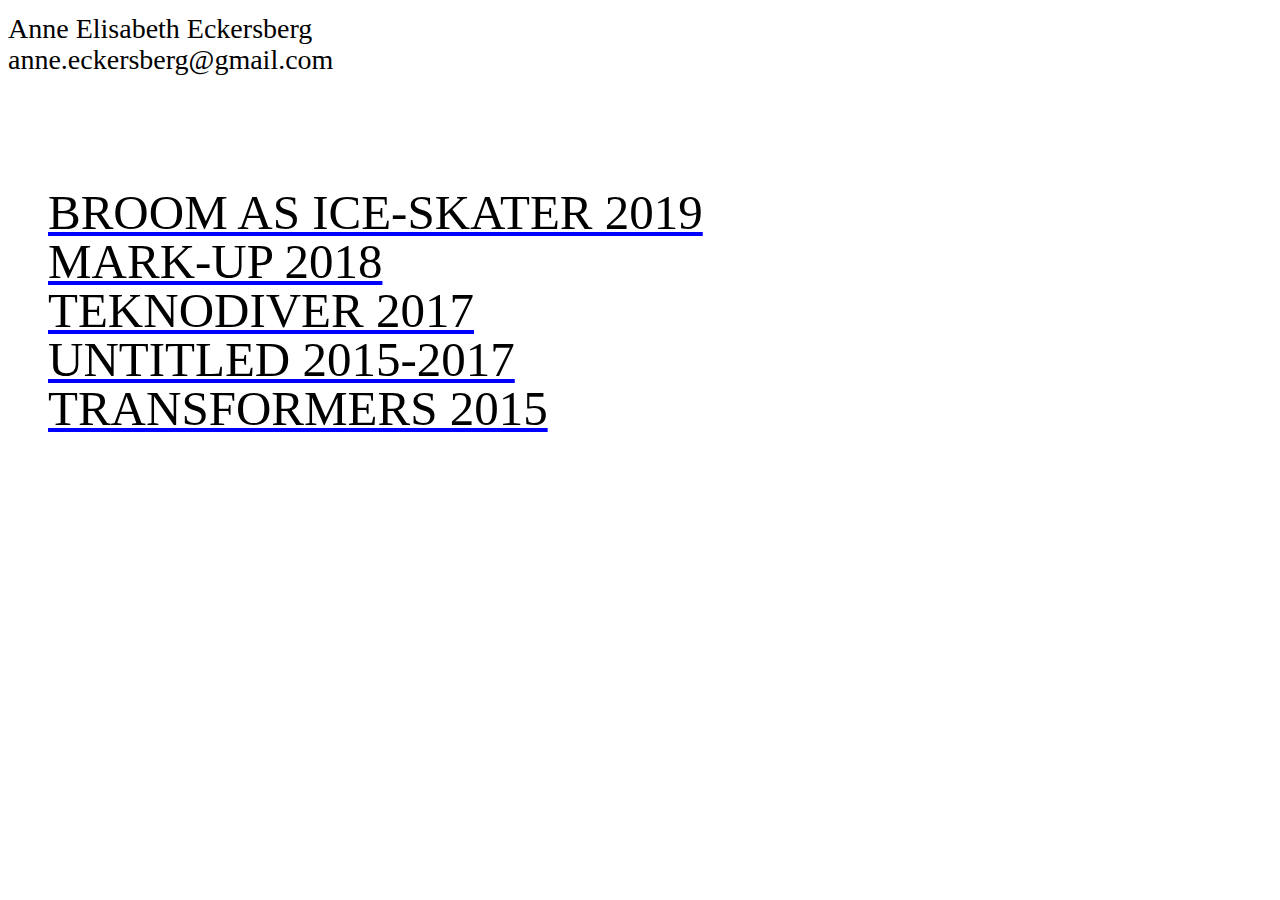
<file: index.html>
<!DOCTYPE html>
<html>

<head>
    <meta charset="utf-8" />
    <link href="css/style.css" rel="stylesheet">
    <title>Anne Elisabeth Eckersberg</title>
</head>

<body class="frontpage-background">
    <div class="header">
        <p>Anne Elisabeth Eckersberg</p>
        <p>anne.eckersberg@gmail.com</p>
    </div>
    <div class="list-container">
        <ul>
            <li><a href="Broomasiceskater.html">BROOM AS ICE-SKATER 2019</a></li>
            <li><a href="markup.html">MARK-UP 2018</a></li>
            <li><a href="teknodiver.html">TEKNODIVER 2017</a></li>
            <li><a href="untitled.html">UNTITLED 2015-2017</a></li>
            <li><a href="transformers.html">TRANSFORMERS 2015</a></li>
        </ul>
    </div>
</body>

</html>
</file>
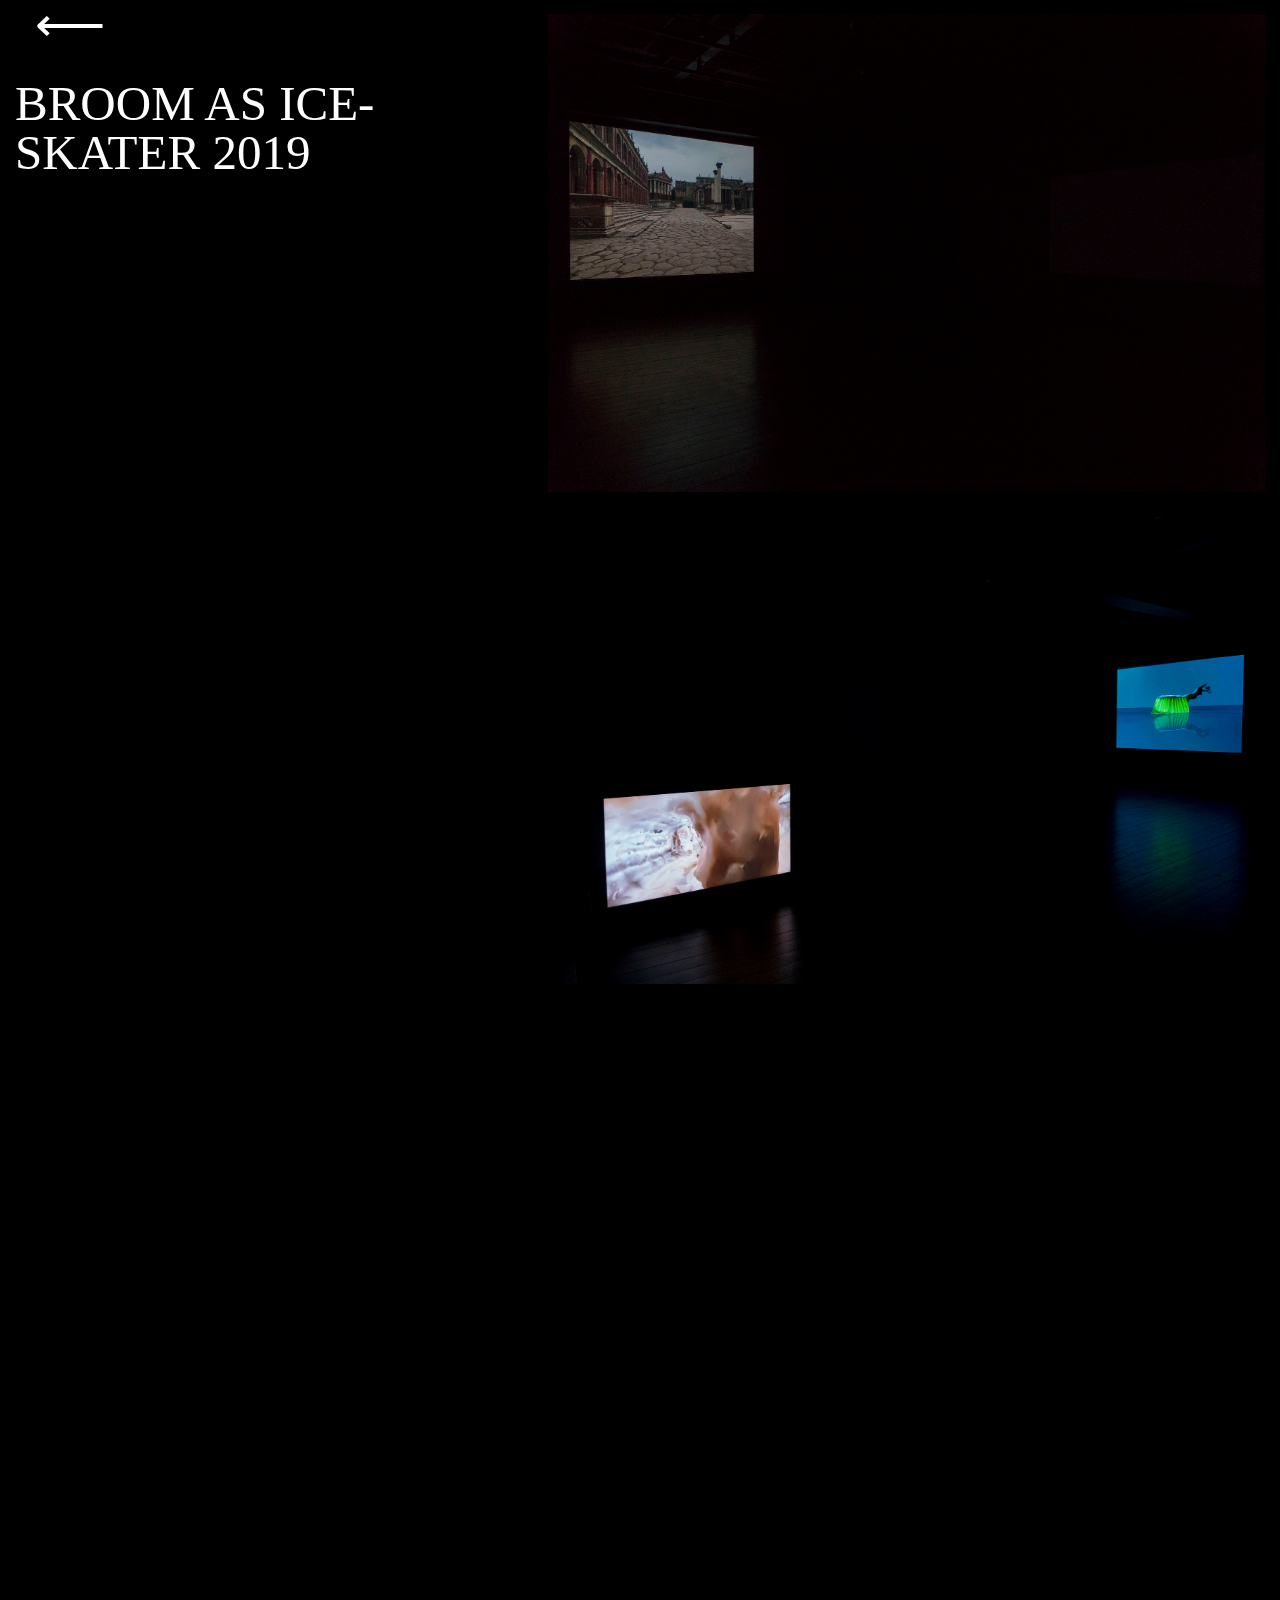
<file: Broomasiceskater.html>
<!DOCTYPE html>
<html>

<head>
    <meta charset="utf-8" />
    <meta name="viewport" content="width=device-width, initial-scale=1">
    <link href="css/bootstrap.css" rel="stylesheet">
    <link href="css/style.css" rel="stylesheet">
    <title>Broom as ice-skater</title>
</head>

<body>

    <div class="container-fluid background-black">
        <div class="row">
            <div class="col-lg-5 col-md-4 col-sm-3">
                <a href="index.html" role="button" class="back-btn-white">
                    <span>&#10229;</span>
                </a>
                <p class="title-white">BROOM AS ICE-SKATER 2019</p>
            </div>

            <div class="col-lg-7 col-md-8 col-sm-9 portfolio-item">
                <img class="img-responsive" src="images/Broomasiceskaterlow1.jpg" alt="broomasiceskater">
                <img class="img-responsive" src="images/Broomasiceskaterlow2.jpg" alt="broomasiceskater">


                <!--wagon-->
                <iframe width="640" height="564" src="https://player.vimeo.com/video/314511156" frameborder="0" allowFullScreen mozallowfullscreen
                    webkitAllowFullScreen></iframe>
                <!--broom as ice-skater-->
                <iframe width="640" height="564" src="https://player.vimeo.com/video/314518659" frameborder="0" allowFullScreen mozallowfullscreen
                    webkitAllowFullScreen></iframe>
                <!--akropolis-->
                <iframe width="640" height="564" src="https://player.vimeo.com/video/314043802" frameborder="0" allowFullScreen mozallowfullscreen
                    webkitAllowFullScreen></iframe>
                <!--colosseum-->
                <iframe width="640" height="564" src="https://player.vimeo.com/video/314522460" frameborder="0" allowFullScreen mozallowfullscreen
                    webkitAllowFullScreen></iframe>
            </div>
        </div>
    </div>

</body>

</html>
</file>
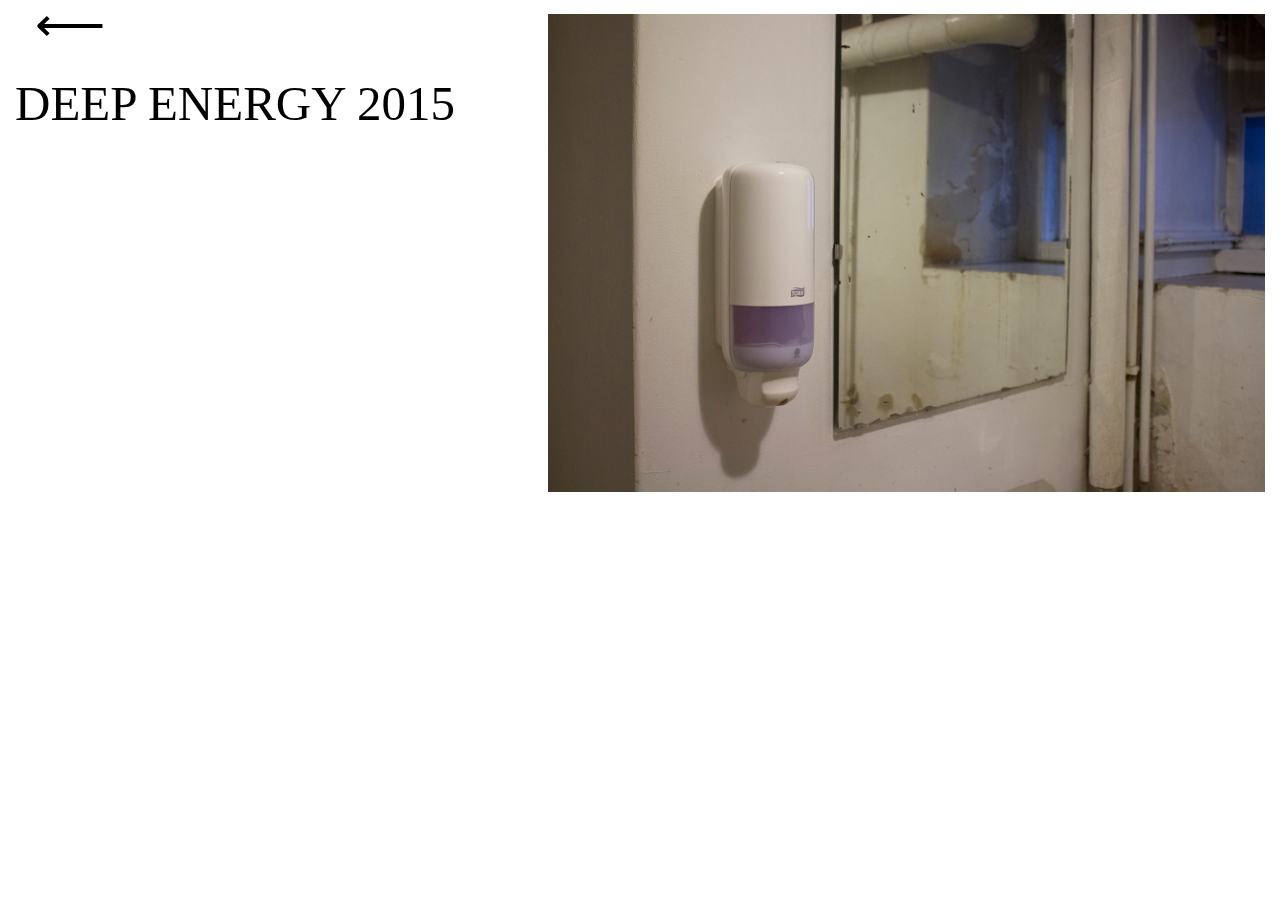
<file: deepenergy.html>
<!DOCTYPE html>
<html>

<head>
    <meta charset="utf-8" />
    <meta name="viewport" content="width=device-width, initial-scale=1" />
    <link href="css/bootstrap.css" rel="stylesheet">
    <link href="css/style.css" rel="stylesheet">
    <title>Deep Energy</title>
</head>

<body>
    <div class="container-fluid">
        <div class="row">
            <div class="col-lg-5 col-md-4 col-sm-3">
                <a href="index.html" role="button" class="back-btn">
                    <span>&#10229;</span>
                </a>
                <p class="title">DEEP ENERGY 2015</p>
            </div>
            <div class="col-lg-7 col-md-8 col-sm-9 portfolio-item">
                <img class="img-responsive" src="images/DeepEnergy1low.jpg" alt="Deep Energy">
            </div>
        </div>
    </div>
</body>

</html>
</file>
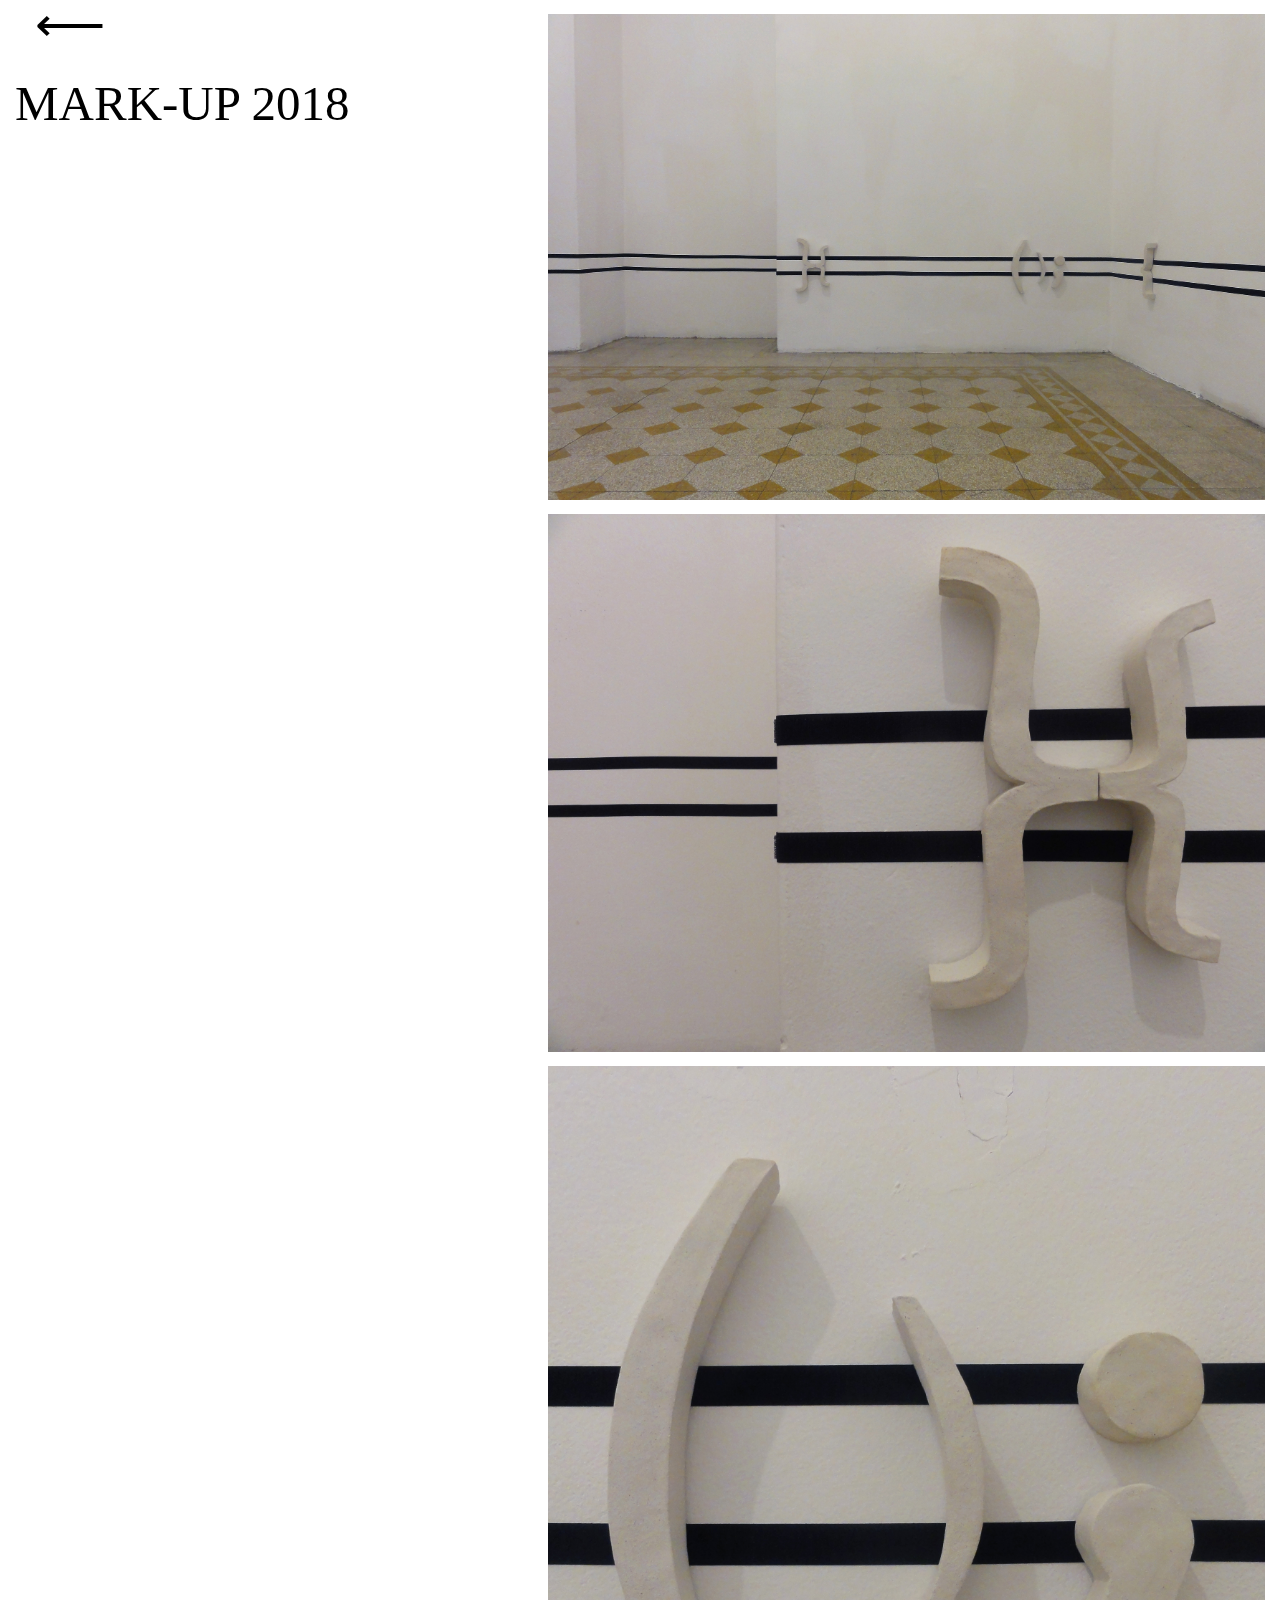
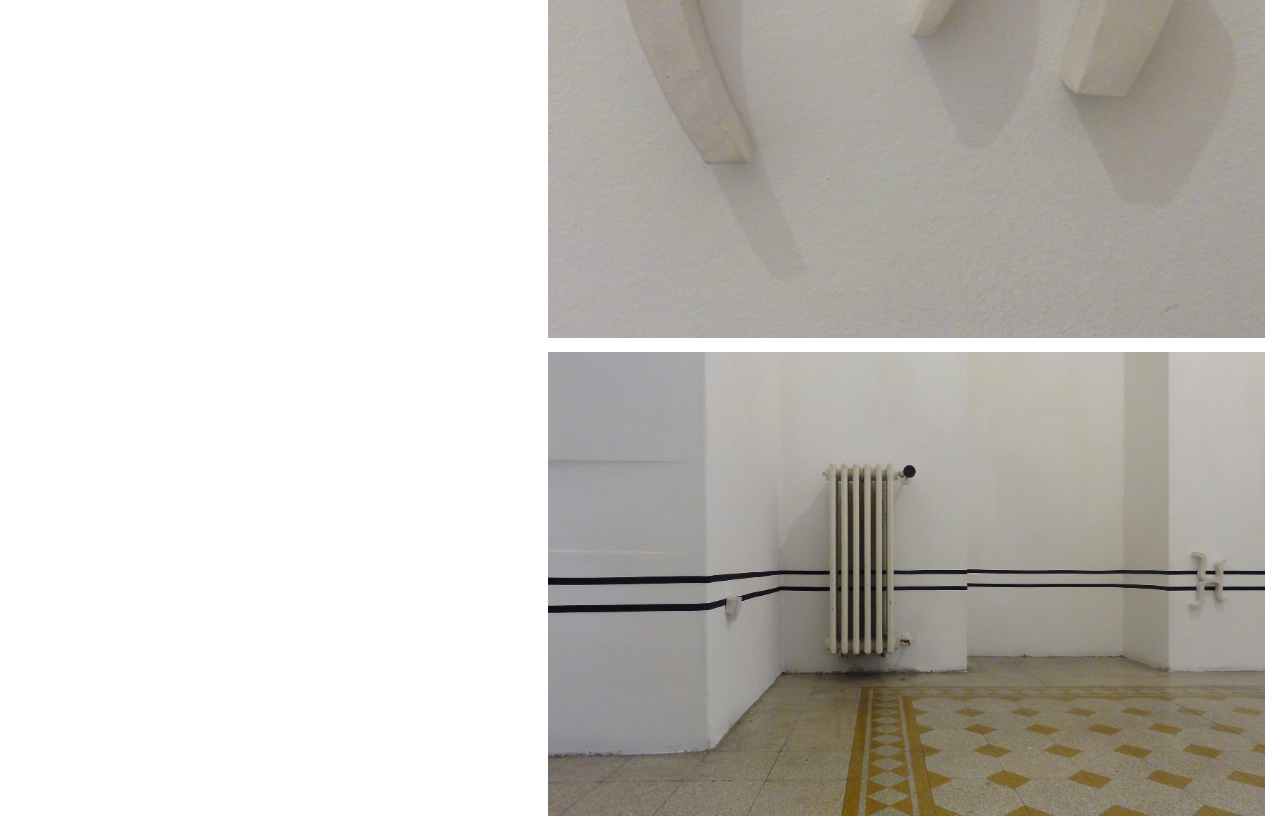
<file: markup.html>
<!DOCTYPE html>
<html>

<head>
    <meta charset="utf-8" />
    <meta name="viewport" content="width=device-width, initial-scale=1" />
    <link href="css/bootstrap.css" rel="stylesheet">
    <link href="css/style.css" rel="stylesheet">
    <title>Mark-up</title>
</head>

<body>
    <div class="container-fluid">
        <div class="row">
            <div class="col-lg-5 col-md-4 col-sm-3">
                <a href="index.html" role="button" class="back-btn">
                    <span>&#10229;</span>  
                </a>
                <p class="title">MARK-UP 2018</p>
            </div>
            <div class="col-lg-7 col-md-8 col-sm-9 portfolio-item">
                <img class="img-responsive" src="images/Markup1low.jpg" alt="Mark-up">
                <img class="img-responsive" src="images/Markup2low.jpg" alt="Mark-up">
                <img class="img-responsive" src="images/Markup3low.jpg" alt="Mark-up">
                <img class="img-responsive" src="images/Markup4low.jpg" alt="Mark-up">
            </div>
        </div>
    </div>
</body>

</html>
</file>
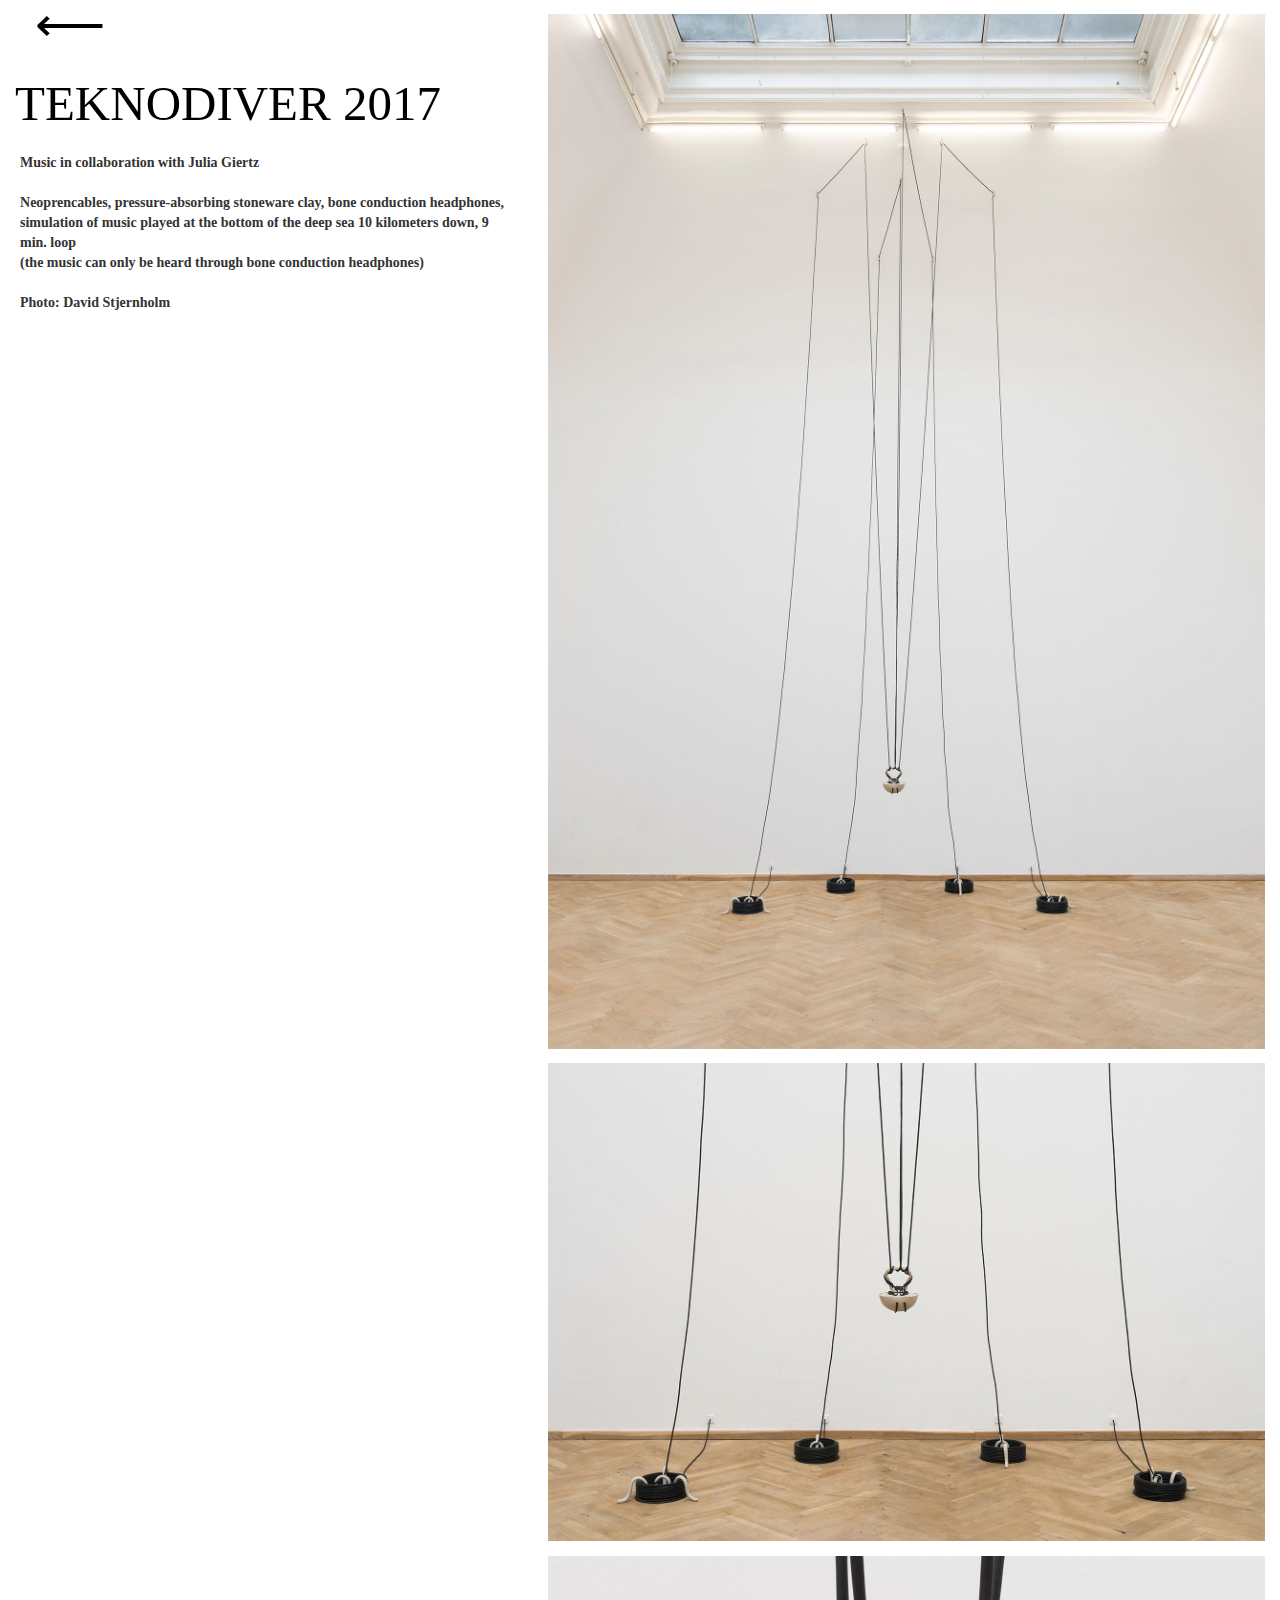
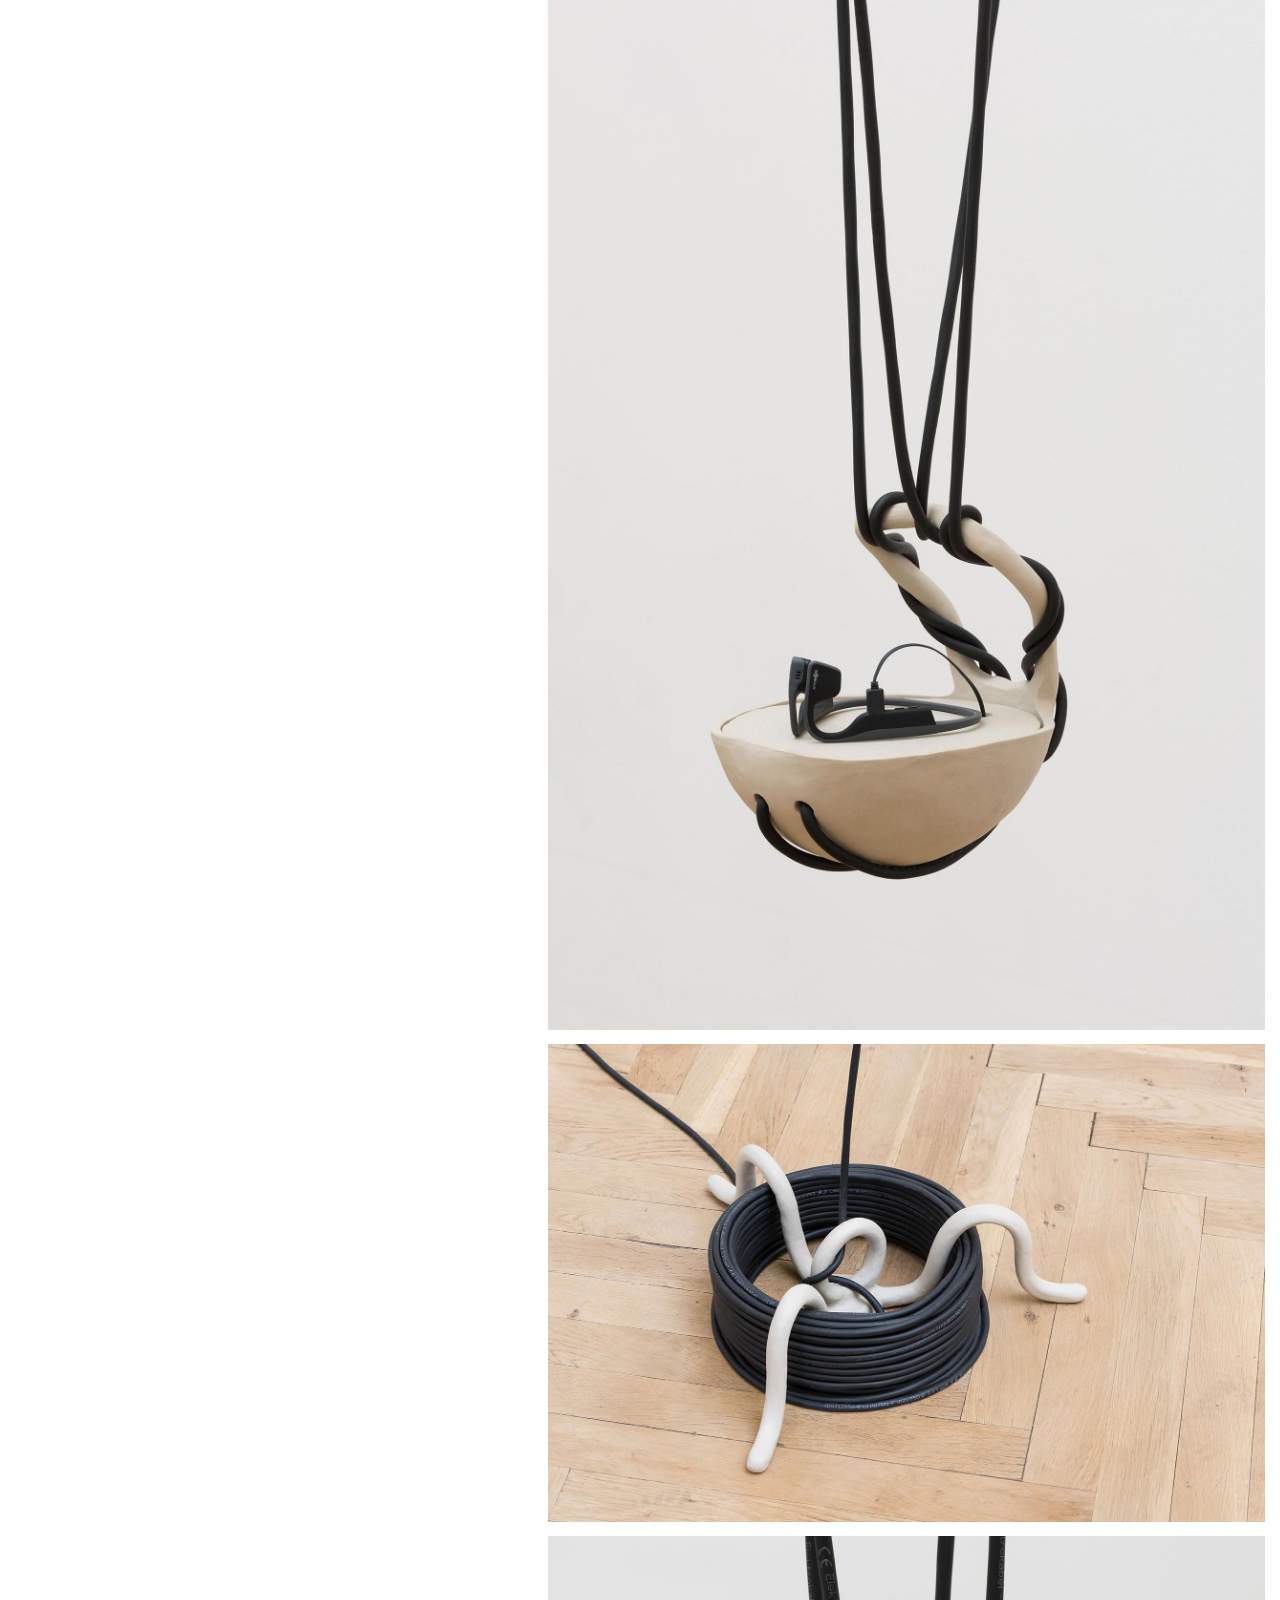
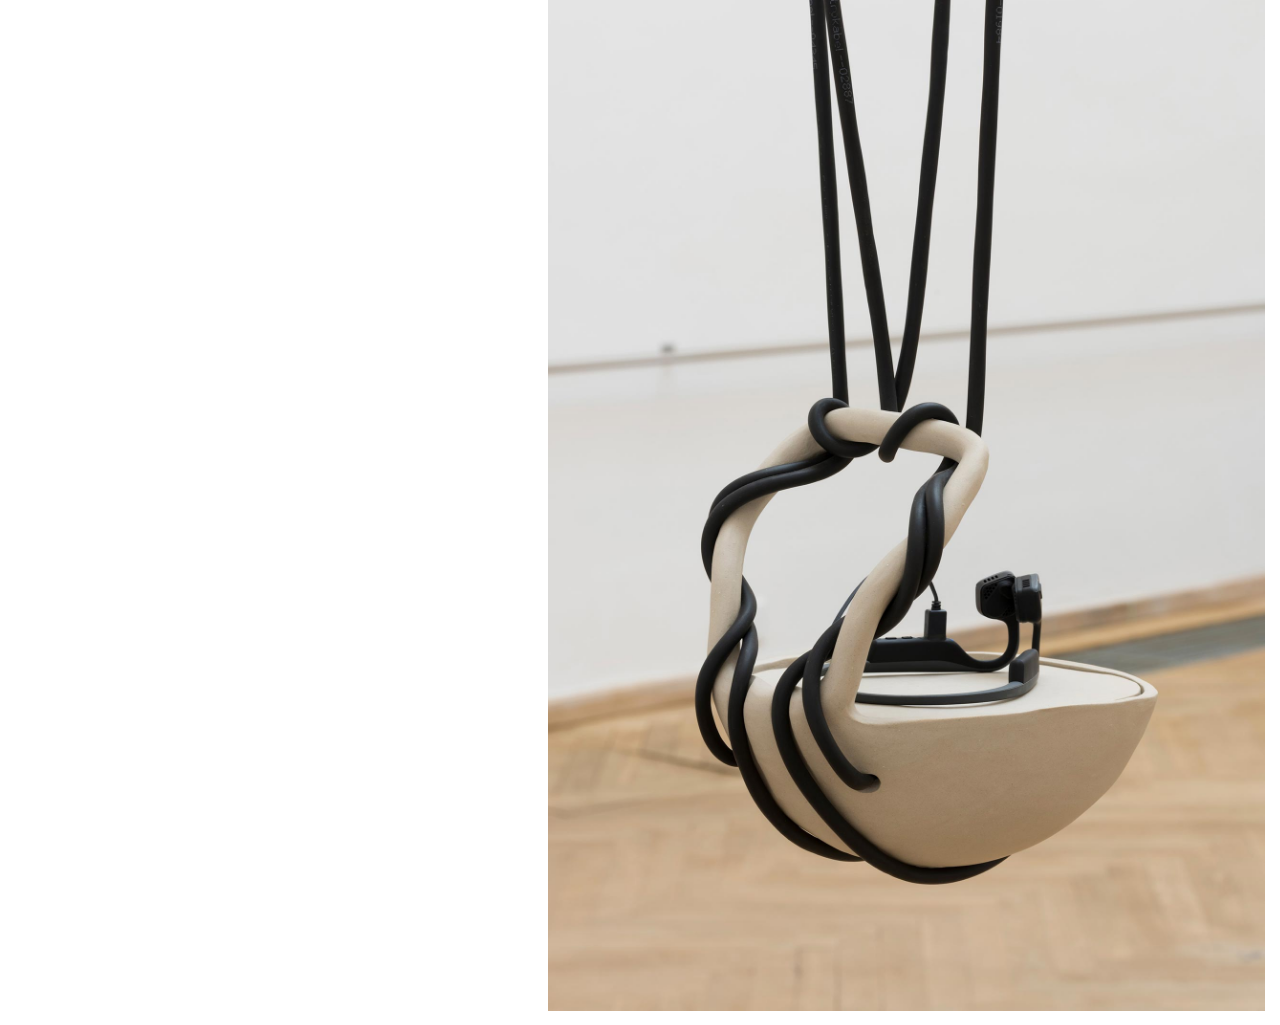
<file: teknodiver.html>
<!DOCTYPE html>
<html>

<head>
    <meta charset="utf-8" />
    <meta name="viewport" content="width=device-width, initial-scale=1">
    <link href="css/bootstrap.css" rel="stylesheet">
    <link href="css/style.css" rel="stylesheet">
    <title>Teknodiver</title>
</head>

<body>
    <div class="container-fluid">
        <div class="row">
            <div class="col-lg-5 col-md-4 col-sm-3">
                <a href="index.html" role="button" class="back-btn">
                    <span>&#10229;</span>
                </a>
                <p class="title">TEKNODIVER 2017</p>
                <p class="work-text"> Music in collaboration with Julia Giertz <br>
                    <br>
                    Neoprencables, pressure-absorbing stoneware clay, bone conduction headphones, <br>
                    simulation of music played at the bottom of the deep sea 10 kilometers down, 9 min. loop <br>
                    (the music can only be heard through bone conduction headphones) <br>
                    <br>
                    Photo: David Stjernholm </p>
            </div>
            <div class="col-lg-7 col-md-8 col-sm-9 portfolio-item">
                <img class="img-responsive" src="images/Teknodiver1.jpg" alt="Teknodiver">
                <img class="img-responsive" src="images/Teknodiver2.jpg" alt="Teknodiver">
                <img class="img-responsive" src="images/Teknodiver3.jpg" alt="Teknodiver">
                <img class="img-responsive" src="images/Teknodiver4.jpg" alt="Teknodiver">
                <img class="img-responsive" src="images/Teknodiver5.jpg" alt="Teknodiver">
            </div>
        </div>
    </div>
</body>

</html>
</file>
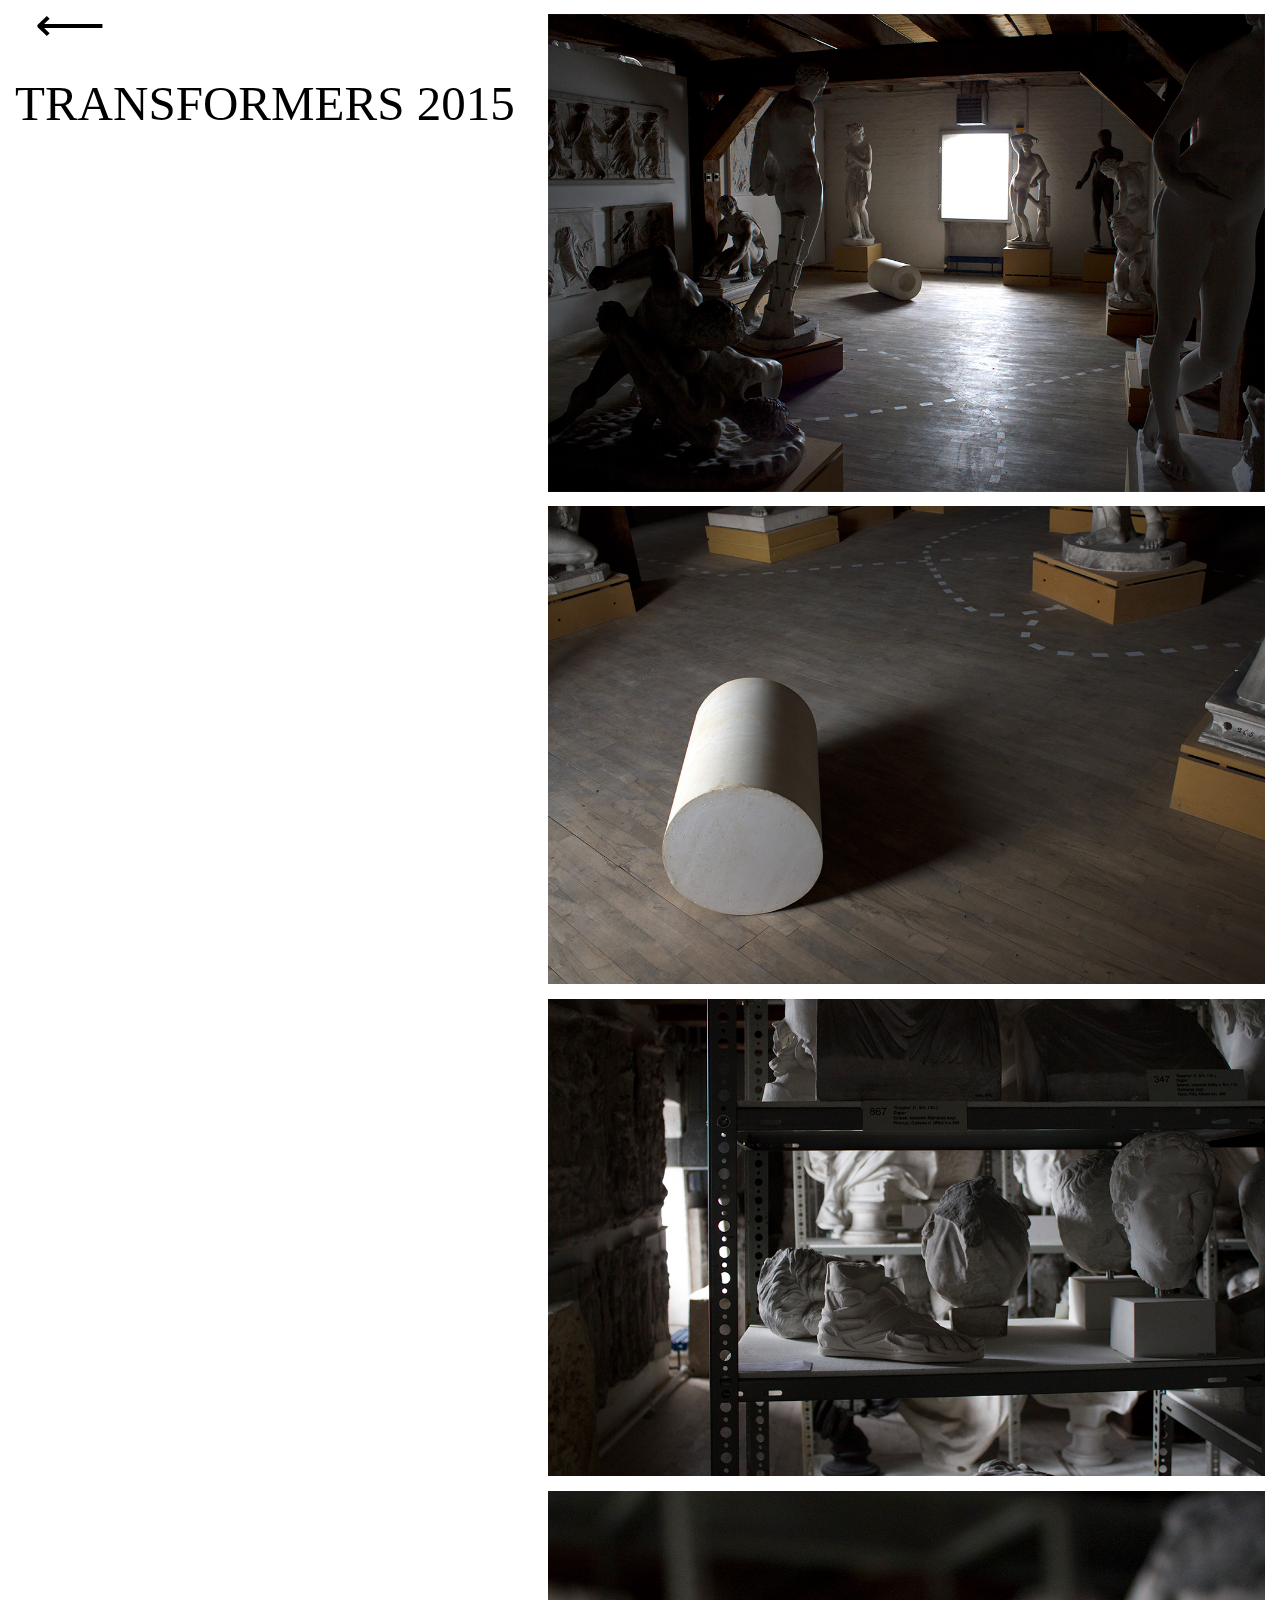
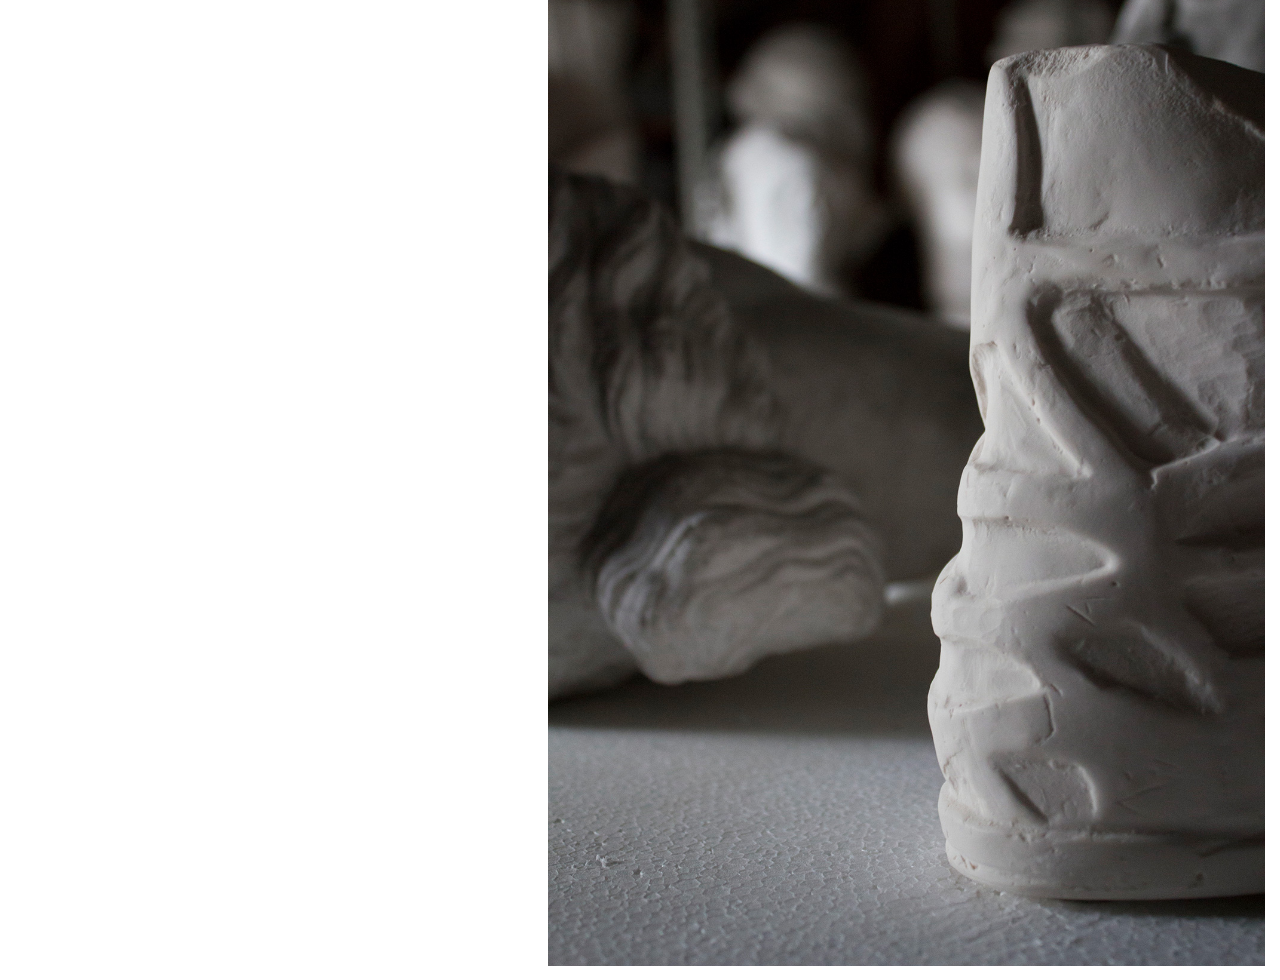
<file: transformers.html>
<!DOCTYPE html>
<html>

<head>
    <meta charset="utf-8" />
    <meta name="viewport" content="width=device-width, initial-scale=1" />
    <link href="css/bootstrap.css" rel="stylesheet">
    <link href="css/style.css" rel="stylesheet">
    <title>Transformers</title>
</head>

<body>
    <div class="container-fluid">
        <div class="row">
            <div class="col-lg-5 col-md-4 col-sm-3">
                <a href="index.html" role="button" class="back-btn">
                    <span>&#10229;</span>
                </a>
                <p class="title">TRANSFORMERS 2015</p>
            </div>
            <div class="col-lg-7 col-md-8 col-sm-9 portfolio-item">
                <img class="img-responsive" src="images/Spydbaereren1low.jpg" alt="Transformers">
                <img class="img-responsive" src="images/Spydbaereren2low.jpg" alt="Transformers">
                <img class="img-responsive" src="images/Spydbaereren3low.jpg" alt="Transformers">
                <img class="img-responsive" src="images/Spydbaereren4low.jpg" alt="Transformers">
            </div>
        </div>
    </div>
</body>

</html>
</file>
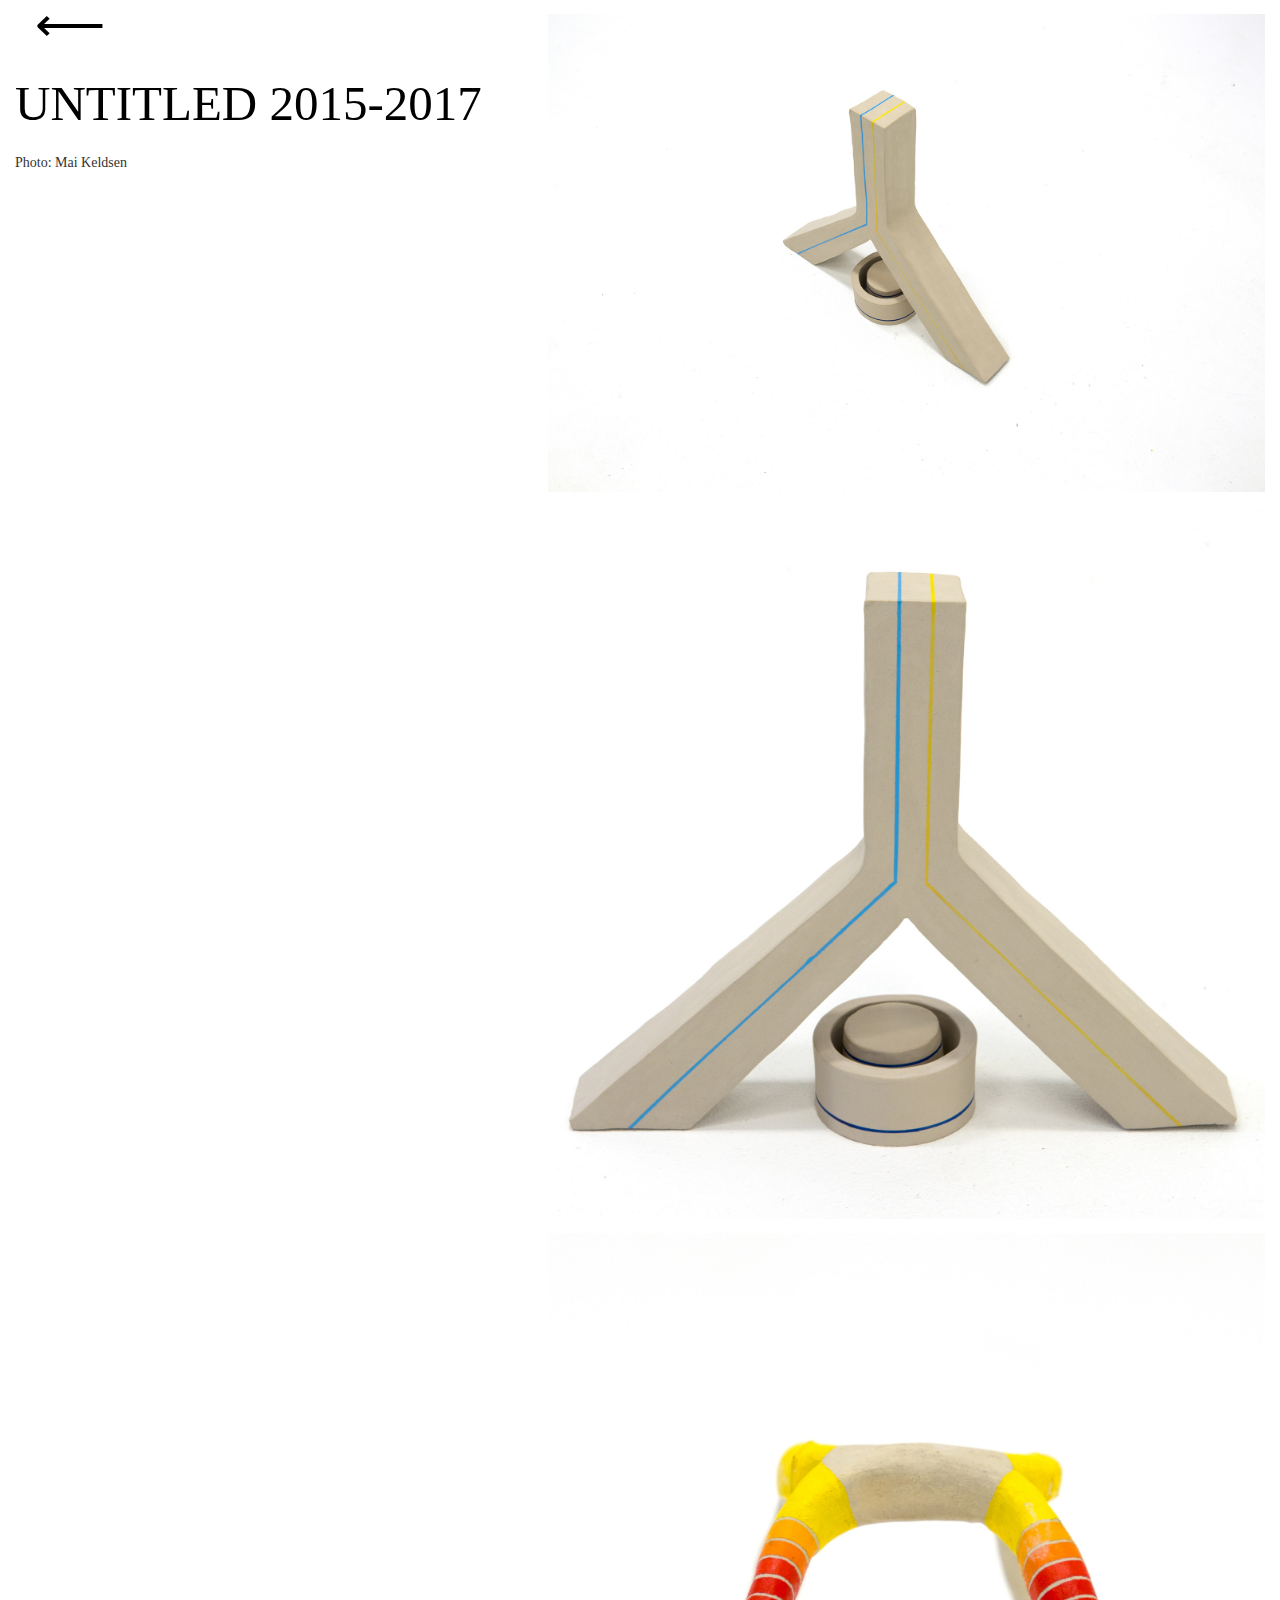
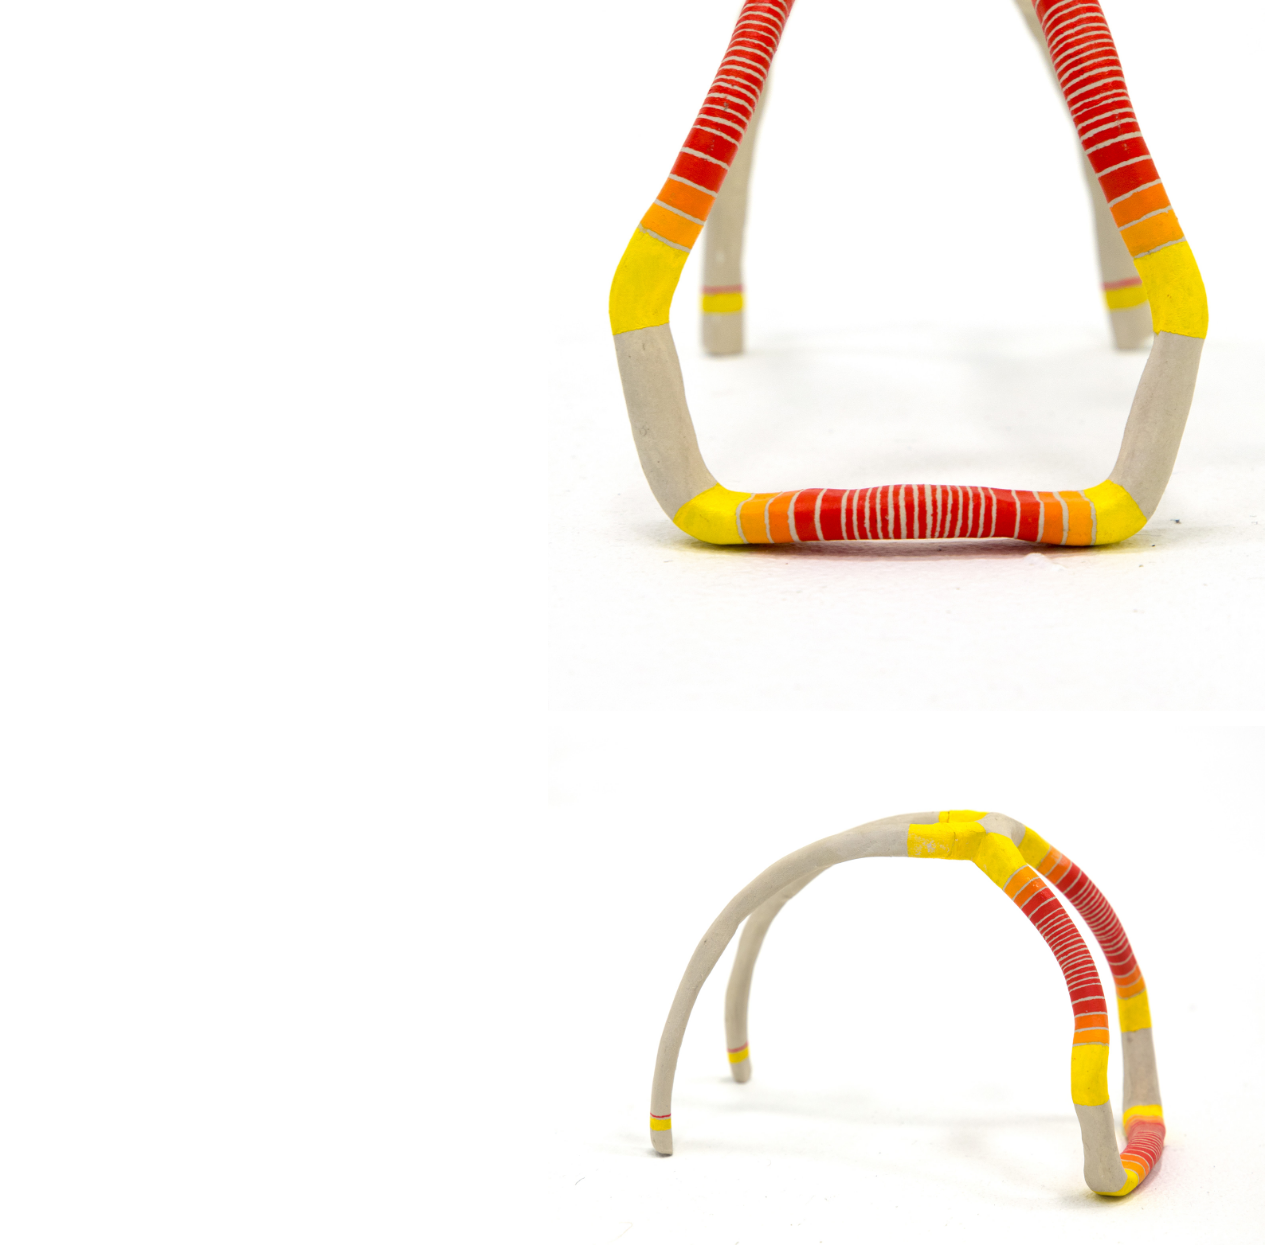
<file: untitled.html>
<!DOCTYPE html>
<html>

<head>
    <meta charset="utf-8" />
    <meta name="viewport" content="width=device-width, initial-scale=1" />
    <link href="css/bootstrap.css" rel="stylesheet">
    <link href="css/style.css" rel="stylesheet">
    <title>Untitled</title>
</head>

<body>
    <div class="container-fluid">
        <div class="row">
            <div class="col-lg-5 col-md-4 col-sm-3">
                <a href="index.html" role="button" class="back-btn">
                    <span>&#10229;</span>
                </a>
                <p class="title">UNTITLED 2015-2017</p>
                <p>Photo: Mai Keldsen</p>
            </div>
            <div class="col-lg-7 col-md-8 col-sm-9 portfolio-item">
                <img class="img-responsive" src="images/untitled1low.jpg" alt="Untitled">
                <img class="img-responsive" src="images/untitled2low.jpg" alt="Untitled">
                <img class="img-responsive" src="images/untitled3low.jpg" alt="Untitled">
                <img class="img-responsive" src="images/untitled4low.jpg" alt="Untitled">
            </div>
        </div>
    </div>
</body>

</html>
</file>
<file: css/style.css>
/* common content - index.html, buttons */

html {
    font-size: 14px;
}

body {
    font-family: Georgia, 'Times New Roman', Times, serif;
}

.header {
    font-size: 2rem;
    line-height: 0.2rem;
}

.list-container {
    width: 100%;
    height: auto;
    margin: 10% 0 20% 0%;
}

ul {
    list-style: none;
}

.list-container li a, a {
    text-decoration: underline blue;
    font-size: 3.5rem;
    line-height: 3.5rem;
    color: black;
}

.list-container a:hover {
    text-decoration: underline red;
}

.title {
    color: black;
    font-size: 3.5rem;
    line-height: 3.5rem;
    margin-top: 6%;
    margin-bottom: 5%;
}

.title-white {
    color: white;
    font-size: 3.5rem;
    line-height: 3.5rem;
    margin-top: 6%;
    margin-bottom: 5%;
}

.work-text {
    text-align: left;
    margin-left: 1%;
    font-weight: bold;
}

@media only screen and (max-width: 600px) {
    .list-container li, a { font-size: 2rem; line-height: 1.8rem; list-style: none; text-decoration: underline blue; }
    .list-container a:hover { text-decoration: underline red; }
    .header { font-size: 1rem; }
    .title { font-size: 2rem; line-height: 1.8rem; }
}

img {
    margin-bottom: 2%;
    margin-top: 2%;
}

.back-btn {
    margin-left: 4%;
    color: black;
    text-decoration: none;
}

.back-btn-white {
    margin-left: 4%;
    color: white;
    text-decoration: none;
}

.back-btn:hover {
    color: red;
    text-decoration: none;
}

.back-btn-white:hover {
    color: red;
    text-decoration: none;
}

.background-black {
    background-color: black;
}

/* workpages content */
</file>
